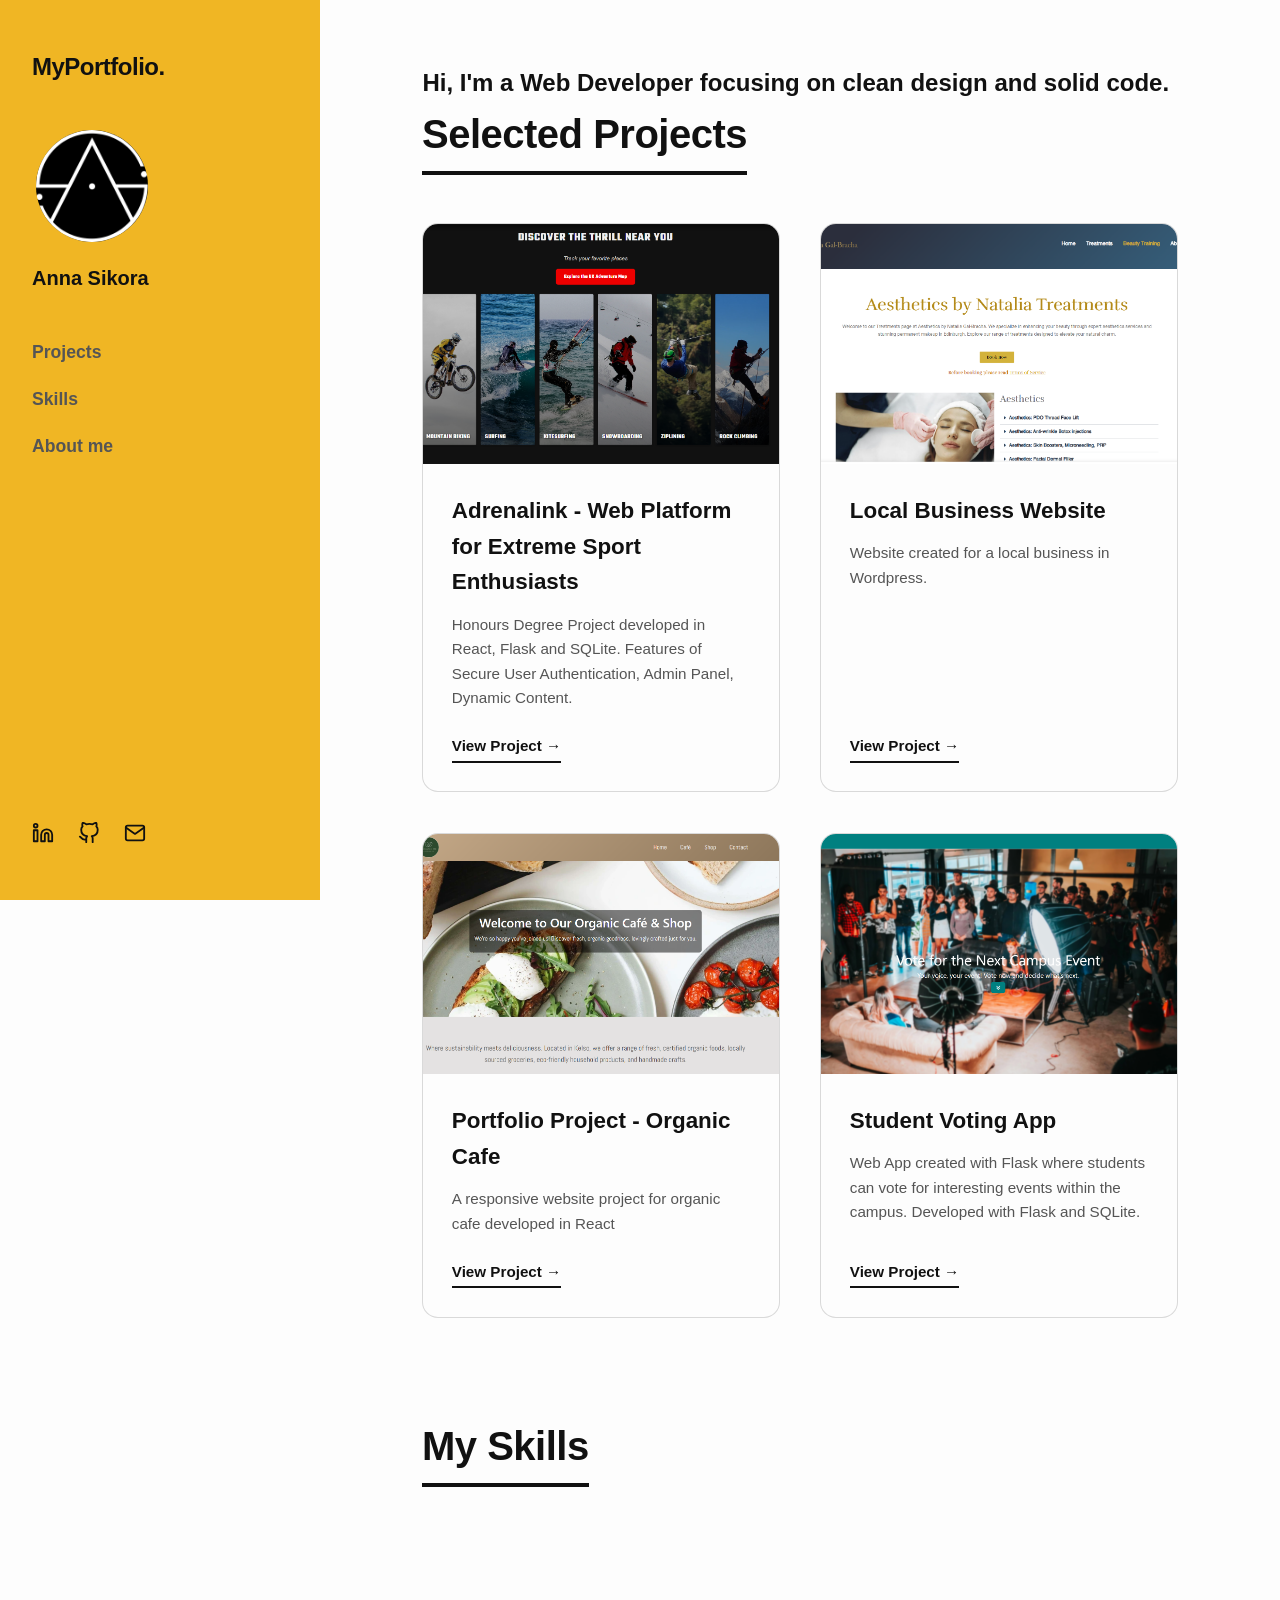
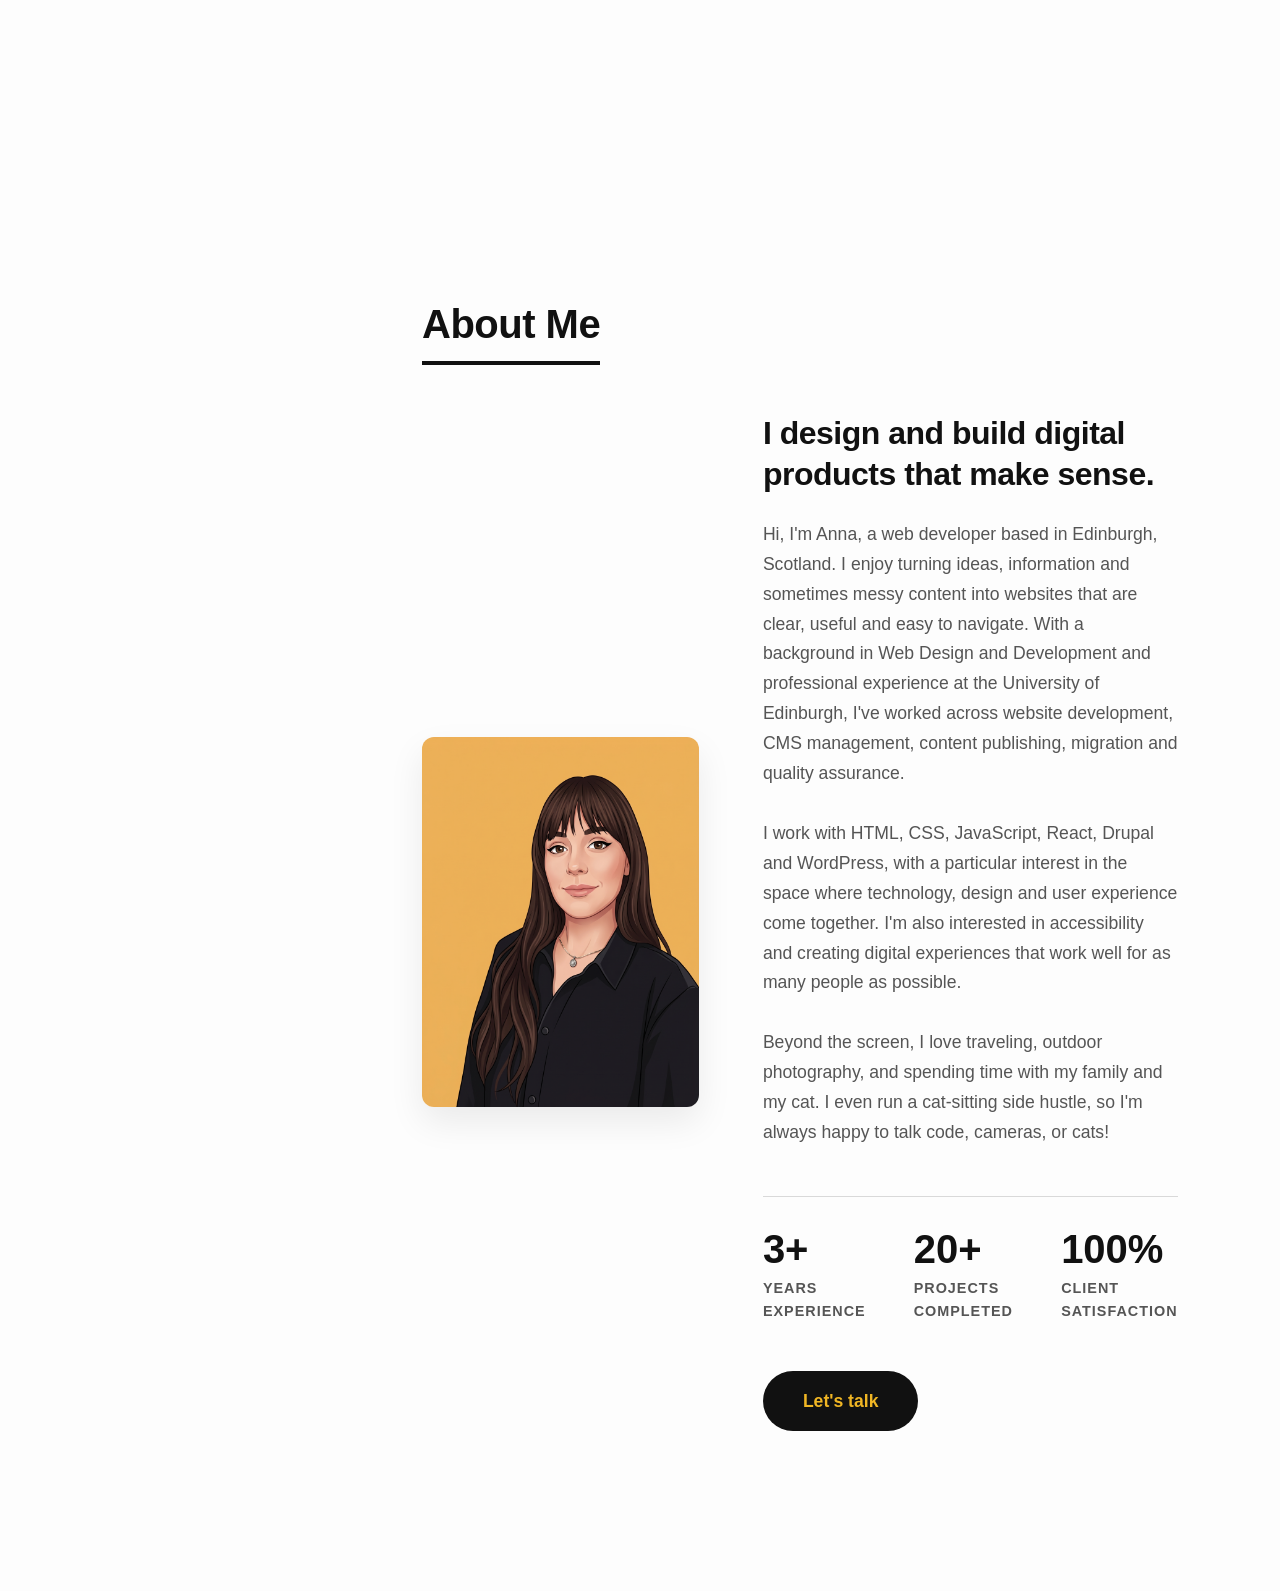
<file: index.html>
<!DOCTYPE html>
<html lang="en">
<head>
  <meta charset="UTF-8">
  <meta name="viewport" content="width=device-width, initial-scale=1.0">
  <title>Anna Sikora Portfolio</title>
  <link rel="icon" type="image/png" href="images/logo.png">
  <link rel="stylesheet" href="style.css">
</head>
<body>

  <div class="portfolio-container">
    
<!-- MOBILE HEADER NAVIGATION BAR -->
  <header class="mobile-header">
    <a href="#" class="logo">MyPortfolio<span>.</span></a>
    <button class="hamburger-btn" id="hamburgerBtn" aria-label="Toggle navigation menu">
      <span></span>
      <span></span>
      <span></span>
    </button>
  </header>

  <div class="portfolio-container">
    
    <!-- LEFT SIDE MENU -->
    <aside class="sidebar" id="sidebar">
  
      <!-- Logo Section -->
      <div class="brand">
        <a href="#" class="logo">
          MyPortfolio<span>.</span>
        </a>
      </div>

      <!-- Profile Picture Section -->
      <div class="profile">
        <img src="images/logo.png" alt="Anna Sikora" class="profile-pic" onerror="this.src='https://placehold.co/120x120/ecebe4/111111?text=AS'">
        <h3 class="profile-name">Anna Sikora</h3>
      </div>

      <!-- Navigation Menu -->
      <nav class="menu">
        <ul>
          <li><a href="#projects" class="nav-link">Projects</a></li>
          <li><a href="#skills" class="nav-link">Skills</a></li>
          <li><a href="#about" class="nav-link">About me</a></li>
        </ul>
      </nav>

      <div class="socials">
        <!-- LinkedIn Icon -->
        <a href="https://www.linkedin.com/in/anna-sikora-webdev/" aria-label="LinkedIn" title="LinkedIn">
          <svg xmlns="http://www.w3.org/2000/svg" viewBox="0 0 24 24" fill="none" stroke="currentColor" stroke-width="2" stroke-linecap="round" stroke-linejoin="round">
            <path d="M16 8a6 6 0 0 1 6 6v7h-4v-7a2 2 0 0 0-2-2 2 2 0 0 0-2 2v7h-4v-7a6 6 0 0 1 6-6z"></path>
            <rect x="2" y="9" width="4" height="12"></rect>
            <circle cx="4" cy="4" r="2"></circle>
          </svg>
        </a>
        
        <!-- GitHub Icon -->
        <a href="https://github.com/AnnS9" aria-label="GitHub" title="GitHub">
          <svg xmlns="http://www.w3.org/2000/svg" viewBox="0 0 24 24" fill="none" stroke="currentColor" stroke-width="2" stroke-linecap="round" stroke-linejoin="round">
            <path d="M9 19c-5 1.5-5-2.5-7-3m14 6v-3.87a3.37 3.37 0 0 0-.94-2.61c3.14-.35 6.44-1.54 6.44-7A5.44 5.44 0 0 0 20 4.77 5.07 5.07 0 0 0 19.91 1S18.73.65 16 2.48a13.38 13.38 0 0 0-7 0C6.27.65 5.09 1 5.09 1A5.07 5.07 0 0 0 5 4.77a5.44 5.44 0 0 0-1.5 3.78c0 5.42 3.3 6.61 6.44 7A3.37 3.37 0 0 0 9 18.13V22"></path>
          </svg>
        </a>

        <!-- Email Icon -->
        <a href="mailto:anna.sik04@gmail.com" aria-label="Email" title="Email">
          <svg xmlns="http://www.w3.org/2000/svg" viewBox="0 0 24 24" fill="none" stroke="currentColor" stroke-width="2" stroke-linecap="round" stroke-linejoin="round">
            <path d="M4 4h16c1.1 0 2 .9 2 2v12c0 1.1-.9 2-2 2H4c-1.1 0-2-.9-2-2V6c0-1.1.9-2 2-2z"></path>
            <polyline points="22,6 12,13 2,6"></polyline>
          </svg>
        </a>
      </div>

    </aside>

    <!-- RIGHT SIDE CONTENT -->
    <main class="main-content">
      
      <!-- Intro Section -->
      <section class="hero">
        <h1>Hi, I'm a Web Developer focusing on clean design and solid code.</h1>
      </section>

      <!-- Projects Section -->
      <section id="projects" class="section">
        <h2 class="section-title">Selected Projects</h2>
        
        <div class="project-grid">
          
          <!-- Project 1 -->
          <article class="project-card">
            <div class="project-image">
              <img src="images/adrenalink.png" alt="Project 1 Cover" onerror="this.src='https://placehold.co/600x400/ecebe4/111111?text=Adrenalink'">
            </div>
            <div class="project-content">
              <h3>Adrenalink - Web Platform for Extreme Sport Enthusiasts</h3>
              <p>Honours Degree Project developed in React, Flask and SQLite. Features of Secure User Authentication, Admin Panel, Dynamic Content.</p>
              <a href="project_one.html" class="project-link">View Project &rarr;</a>
            </div>
          </article>

          <!-- Project 2 -->
          <article class="project-card">
            <div class="project-image">
              <img src="images/aesthetics.png" alt="Project 2 Cover" onerror="this.src='https://placehold.co/600x400/ecebe4/111111?text=Local+Business'">
            </div>
            <div class="project-content">
              <h3>Local Business Website</h3>
              <p>Website created for a local business in Wordpress.</p>
              <a href="project_two.html" class="project-link">View Project &rarr;</a>
            </div>
          </article>

          <!-- Project 3 -->
          <article class="project-card">
            <div class="project-image">
              <img src="images/cafe.png" alt="Project 3 Cover" onerror="this.src='https://placehold.co/600x400/ecebe4/111111?text=Organic+Cafe'">
            </div>
            <div class="project-content">
              <h3>Portfolio Project - Organic Cafe</h3>
              <p>A responsive website project for organic cafe developed in React</p>
              <a href="project_three.html" class="project-link">View Project &rarr;</a>
            </div>
          </article>

          <!-- Project 4 -->
          <article class="project-card">
            <div class="project-image">
              <img src="images/event.png" alt="Project 4 Cover" onerror="this.src='https://placehold.co/600x400/ecebe4/111111?text=Student+Voting+App'">
            </div>
            <div class="project-content">
              <h3>Student Voting App</h3>
              <p>Web App created with Flask where students can vote for interesting events within the campus. Developed with Flask and SQLite.</p>
              <a href="project_four.html" class="project-link">View Project &rarr;</a>
            </div>
          </article>
        </div>
      </section>

      <!-- Skills Section -->
      <section id="skills" class="section">
        <h2 class="section-title">My Skills</h2>
        <div class="skills-list">
          <span class="skill-tag">Fullstack Development</span>
          <span class="skill-tag">Drupal</span>
          <span class="skill-tag">Wordpress</span>
          <span class="skill-tag">React</span>
          <span class="skill-tag">JavaScript</span>
          <span class="skill-tag">Python</span>
          <span class="skill-tag">Bootstrap</span>
          <span class="skill-tag">CSS</span>
          <span class="skill-tag">Data Analysis</span>
          <span class="skill-tag">UI/UX Design</span>
          <span class="skill-tag">Figma</span>
          <span class="skill-tag">Adobe Photoshop</span>
          <span class="skill-tag">AI powered creativity</span>
          <span class="skill-tag">Generative AI</span>
          <span class="skill-tag">Responsible AI</span>
        </div>
      </section>

      <!-- About Section -->
      <section id="about" class="section">
        <h2 class="section-title">About Me</h2>
        
        <div class="about-wrapper">
          
          <!-- About Image -->
          <div class="about-image">
            <img src="images/profilePic.png" alt="Anna Sikora logo" onerror="this.src='https://placehold.co/600x600/ecebe4/111111?text=Anna+Sikora'">
          </div>

          <!-- About Content -->
          <div class="about-content">
            <h3>I design and build digital products that make sense.</h3>
            
            <p>Hi, I'm Anna, a web developer based in Edinburgh, Scotland. I enjoy turning ideas, information and sometimes messy content into websites that are clear, useful and easy to navigate. With a background in Web Design and Development and professional experience at the University of Edinburgh, I've worked across website development, CMS management, content publishing, migration and quality assurance.<br><br>
            I work with HTML, CSS, JavaScript, React, Drupal and WordPress, with a particular interest in the space where technology, design and user experience come together. I'm also interested in accessibility and creating digital experiences that work well for as many people as possible.<br><br> 
            Beyond the screen, I love traveling, outdoor photography, and spending time with my family and my cat. I even run a cat-sitting side hustle, so I'm always happy to talk code, cameras, or cats!</p>
            
            <!-- Quick Facts / Stats -->
            <div class="about-stats">
              <div class="stat-item">
                <span class="stat-number">3+</span>
                <span class="stat-label">Years Experience</span>
              </div>
              <div class="stat-item">
                <span class="stat-number">20+</span>
                <span class="stat-label">Projects Completed</span>
              </div>
              <div class="stat-item">
                <span class="stat-number">100%</span>
                <span class="stat-label">Client Satisfaction</span>
              </div>
            </div>
            
            <!-- Optional Call to Action Button -->
            <a href="mailto:anna.sik04@gmail.com" class="action-btn">Let's talk</a>
          </div>

        </div>
      </section>
    </main>
  </div>

  <script>
    // Toggle mobile sidebar menu
    const hamburgerBtn = document.getElementById('hamburgerBtn');
    const sidebar = document.getElementById('sidebar');
    const navLinks = document.querySelectorAll('.nav-link');

    hamburgerBtn.addEventListener('click', () => {
      sidebar.classList.toggle('active');
    });

    // Close menu when a navigation link is clicked on mobile
    navLinks.forEach(link => {
      link.addEventListener('click', () => {
        if (window.innerWidth <= 900) {
          sidebar.classList.remove('active');
        }
      });
    });

    // Close menu when clicking outside on mobile
    document.addEventListener('click', (e) => {
      if (window.innerWidth <= 900 && !sidebar.contains(e.target) && !hamburgerBtn.contains(e.target)) {
        sidebar.classList.remove('active');
      }
    });
    document.addEventListener('DOMContentLoaded', () => {
  const projectCards = document.querySelectorAll('.project-card');

  const observerOptions = {
    root: null, // Uses the browser viewport
    rootMargin: '0px 0px -50px 0px', // Triggers slightly before the card hits the bottom of the screen
    threshold: 0.1 // Triggers when 10% of the card is visible
  };

  const cardObserver = new IntersectionObserver((entries, observer) => {
    entries.forEach(entry => {
      if (entry.isIntersecting) {
        entry.target.classList.add('is-visible');
        observer.unobserve(entry.target); // Stops observing once the animation has played
      }
    });
  }, observerOptions);

  projectCards.forEach(card => {
    cardObserver.observe(card);
  });
});
document.addEventListener('DOMContentLoaded', () => {
  const animatedElements = document.querySelectorAll('.project-card, .section-title');

  const observerOptions = {
    root: null,
    rootMargin: '0px 0px -50px 0px',
    threshold: 0.1
  };

  const observer = new IntersectionObserver((entries, observerInstance) => {
    entries.forEach(entry => {
      if (entry.isIntersecting) {
        entry.target.classList.add('is-visible');
        observerInstance.unobserve(entry.target);
      }
    });
  }, observerOptions);

  animatedElements.forEach(element => {
    observer.observe(element);
  });
});
document.addEventListener('DOMContentLoaded', () => {
  const skillTags = document.querySelectorAll('.skill-tag');

  const skillObserverOptions = {
    root: null,
    rootMargin: '0px',
    threshold: 0.2
  };

  const skillObserver = new IntersectionObserver((entries) => {
    entries.forEach(entry => {
      if (entry.isIntersecting) {
        entry.target.classList.add('is-visible');
      } else {
        entry.target.classList.remove('is-visible');
      }
    });
  }, skillObserverOptions);

  skillTags.forEach(tag => {
    skillObserver.observe(tag);
  });
});
  </script>
</body>
</html>
</file>
<file: style.css>
/* --- Color Variables --- */
    :root {
      --bg-white: #ffffff; 
      --bg-yellow: #f0b624; 
      --bg-white: #fdfdfd;
      --text-dark: #111111; 
      --text-muted: #555555;
      --border-color: rgba(17, 17, 17, 0.15); 
      --accent-yellow: #DAA520; 
      --accent-grey: #494947; 
    }

    /* --- Base Styles --- */
    * {
      margin: 0;
      padding: 0;
      box-sizing: border-box;
    }

    body {
      font-family: 'Helvetica Neue', Arial, sans-serif;
      color: var(--text-dark);
      background-color: var(--bg-white); 
      line-height: 1.6;
    }

    html {
      scroll-behavior: smooth;
    }

    /* --- Layout Architecture --- */
    .portfolio-container {
      display: flex;
    }

    /* --- Mobile Header & Hamburger Toggle --- */
    .mobile-header {
      display: none;
      position: fixed;
      top: 0;
      left: 0;
      width: 100%;
      height: 70px;
      background-color: var(--bg-white);
      border-bottom: 1px solid var(--border-color);
      padding: 0 1.5rem;
      justify-content: space-between;
      align-items: center;
      z-index: 1000;
    }

    .mobile-header .logo {
      font-size: 1.4rem;
      font-weight: 800;
      text-decoration: none;
      color: var(--text-dark);
      letter-spacing: -0.5px;
    }

    .mobile-header .logo span {
      color: var(--accent-yellow);
    }

    .hamburger-btn {
      background: none;
      border: none;
      cursor: pointer;
      display: flex;
      flex-direction: column;
      justify-content: space-between;
      width: 28px;
      height: 20px;
      padding: 0;
    }

    .hamburger-btn span {
      display: block;
      width: 100%;
      height: 3px;
      background-color: var(--text-dark);
      border-radius: 2px;
      transition: all 0.3s ease;
    }

    /* --- Left Sidebar --- */
    .sidebar {
      position: fixed;
      top: 0;
      left: 0;
      width: 320px;
      height: 100vh;
      background-color: var(--bg-yellow); 
      
      padding: 3rem 2rem;
      display: flex;
      flex-direction: column;
      gap: 2.5rem; 
      overflow-y: auto; 
      z-index: 1001;
      transition: transform 0.3s ease;
    }

    /* Logo */
    .brand .logo {
      font-size: 1.5rem;
      font-weight: 800;
      text-decoration: none;
      color: var(--text-dark);
      letter-spacing: -0.5px;
    }

    .brand .logo span {
      color: var(--accent-white); 
    }

    /* Profile Picture & Info */
    .profile {
      display: flex;
      flex-direction: column;
      align-items: flex-start;
    }

    .profile-pic {
      width: 120px;
      height: 120px;
      border-radius: 50%;
      object-fit: cover;
      margin-bottom: 1rem;
      
      padding: 4px; 
    }

    .profile-name {
      font-size: 1.25rem;
      font-weight: 700;
      color: var(--text-dark);
      margin-bottom: 0.2rem;
    }

    .profile-title {
      font-size: 0.9rem;
      color: var(--text-muted);
      text-transform: uppercase;
      letter-spacing: 1px;
    }

    /* Menu */
    .menu ul {
      list-style: none;
    }

    .menu ul li {
      margin-bottom: 1.2rem;
    }

    .menu ul li a {
      text-decoration: none;
      color: var(--text-muted);
      font-size: 1.1rem;
      font-weight: 600;
      transition: all 0.3s ease;
      display: inline-block;
    }

    .menu ul li a:hover {
      color: var(--text-dark);
      padding-left: 10px; 
    }

    /* Socials / Footer */
    .socials {
      margin-top: auto; 
      display: flex;
      gap: 1.5rem;
    }

    .socials a {
      display: inline-block;
      color: var(--text-dark); 
      transition: color 0.3s ease;
    }

    .socials a svg {
      width: 22px;
      height: 22px;
      transition: transform 0.3s ease;
    }

    /* Hover effects */
    .socials a:hover {
      color: var(--accent-grey);
    }

    .socials a:hover svg {
      transform: translateY(-4px);
    }

    /* --- Right Main Content --- */
    .main-content {
      margin-left: 320px;
      padding: 4rem 8%;
      width: calc(100% - 320px);
    }

    /* --- Sections --- */
    .section {
      margin-bottom: 6rem;
    }

    .section-title {
      font-size: 2.5rem;
      font-weight: 800;
      margin-bottom: 3rem;
      color: var(--text-dark);
      letter-spacing: -0.5px;
      display: inline-block;
      border-bottom: 4px solid var(--text-dark); 
      padding-bottom: 5px;
    }

    /* --- Project Grid --- */
    .project-grid {
      display: grid;
      grid-template-columns: repeat(2, 1fr); 
      gap: 2.5rem;
    }
    @media (max-width: 900px) {
      .project-grid {
        grid-template-columns: 1fr;
      }
    }
    .project-card {
      background: var(--bg-white); 
      border: 1px solid var(--border-color);
      border-radius: 16px; 
      overflow: hidden; 
      display: flex;
      flex-direction: column;
      transition: transform 0.4s ease, box-shadow 0.4s ease;
    }

    .project-card:hover {
      transform: translateY(-8px);
      box-shadow: 0 15px 35px rgba(0, 0, 0, 0.08); 
    }

    .project-image {
      width: 100%;
      height: 240px;
      overflow: hidden; 
      background-color: var(--border-color);
    }

    .project-image img {
      width: 100%;
      height: 100%;
      object-fit: cover;
      transition: transform 0.6s ease;
    }

    .project-card:hover .project-image img {
      transform: scale(1.05);
    }

    .project-content {
      padding: 1.8rem;
      display: flex;
      flex-direction: column;
      flex-grow: 1; 
    }

    .project-content h3 {
      font-size: 1.4rem;
      font-weight: 700;
      margin-bottom: 0.8rem;
      color: var(--text-dark);
    }

    .project-content p {
      font-size: 0.95rem;
      color: var(--text-muted);
      margin-bottom: 1.5rem;
      flex-grow: 1;
    }

    .project-link {
      align-self: flex-start; 
      text-decoration: none;
      color: var(--text-dark);
      font-weight: 700;
      font-size: 0.95rem;
      border-bottom: 2px solid var(--text-dark); 
      padding-bottom: 2px;
      transition: all 0.3s ease;
    }

    .project-link:hover {
      color: var(--accent-yellow);
      border-bottom-color: var(--accent-yellow);
    }

    /* --- Skills Tags --- */
    .skills-list {
      display: flex;
      flex-wrap: wrap;
      gap: 1rem;
    }

    .skill-tag {
      background-color: var(--bg-white); /* White tags pop on the yellow bg */
      color: var(--text-dark);
      border: 1px solid var(--border-color);
      padding: 0.8rem 1.5rem;
      border-radius: 50px;
      font-size: 1rem;
      font-weight: 600;
      transition: all 0.3s ease;
    }

    .skill-tag:hover {
      background-color: var(--text-dark);
      color: var(--bg-yellow);
      transform: translateY(-2px);
    }

    /* =========================================
       ABOUT SECTION
       ========================================= */
    .about-wrapper {
      display: grid;
      grid-template-columns: 2fr 3fr; 
      gap: 4rem;
      align-items: center; 
    }

    .about-image {
      border-radius: 12px;
      overflow: hidden;
      box-shadow: 0 15px 35px rgba(0, 0, 0, 0.08);
    }

    .about-image img {
      width: 100%;
      height: 100%;
      object-fit: cover;
      display: block;
    }

    .about-content h3 {
      font-size: 2rem;
      color: var(--text-dark);
      margin-bottom: 1.5rem;
      line-height: 1.3;
      letter-spacing: -0.5px;
    }

    .about-content p {
      color: var(--text-muted);
      font-size: 1.1rem;
      margin-bottom: 1.5rem;
      line-height: 1.7;
    }

    .about-stats {
      display: flex;
      gap: 3rem;
      margin: 3rem 0;
      padding-top: 2rem;
      border-top: 1px solid var(--border-color);
    }

    .stat-item {
      display: flex;
      flex-direction: column;
    }

    .stat-number {
      font-size: 2.5rem;
      font-weight: 800;
      color: var(--text-dark);
      line-height: 1;
      margin-bottom: 0.5rem;
    }

    .stat-label {
      font-size: 0.9rem;
      color: var(--text-muted);
      text-transform: uppercase;
      letter-spacing: 1px;
      font-weight: 700;
    }

   .button-container {
  display: flex;
  justify-content: center;
  width: 100%;
  margin: 3rem 0;
}


.action-btn {
  display: inline-block;
  background-color: var(--text-dark);
  color: var(--bg-yellow);
  text-decoration: none;
  padding: 1rem 2.5rem;
  font-size: 1.1rem;
  font-weight: 700;
  border-radius: 50px; 
  transition: all 0.3s ease;
}

.action-btn:hover {
  background-color: var(--accent-yellow);
  color: var(--text-dark);
  transform: translateY(-3px);
  box-shadow: 0 10px 20px rgba(0, 0, 0, 0.1);
}

    /* --- Mobile Responsiveness for About Section & Sidebar Toggle --- */
    @media (max-width: 900px) {
      .mobile-header {
        display: flex;
      }

      .sidebar {
        transform: translateX(-100%);
      }

      .sidebar.active {
        transform: translateX(0);
        box-shadow: 15px 0 40px rgba(0, 0, 0, 0.15);
      }

      .main-content {
        margin-left: 0;
        width: 100%;
        padding: 7rem 6% 4rem 6%;
      }

      .about-wrapper {
        grid-template-columns: 1fr; 
        gap: 3rem;
      }
      
      .about-stats {
        flex-wrap: wrap; 
        gap: 2rem;
      }
    }

    /* Portfolio project view styling */
    .portfolio-project {
      max-width: 800px;
      margin: 40px auto;
      padding: 32px;
      background: #ffffff;
      border: 1px solid #e1e4e8;
      border-radius: 8px;
      color: #24292e;
      line-height: 1.6;
    }
    .portfolio-project h2 {
      font-size: 28px;
      margin-top: 0;
      margin-bottom: 24px;
      font-weight: 700;
      border-bottom: 2px solid #eaecef;
      padding-bottom: 12px;
    }
    .portfolio-project section {
      margin-bottom: 28px;
    }
    .portfolio-project h3 {
      font-size: 20px;
      margin-top: 0;
      margin-bottom: 12px;
      font-weight: 600;
      color: #1f2328;
    }
    .portfolio-project p {
      margin-top: 0;
      margin-bottom: 16px;
    }
    .portfolio-project ul {
      margin-top: 0;
      margin-bottom: 16px;
      padding-left: 24px;
    }
    .portfolio-project li {
      margin-bottom: 8px;
    }
    .project-card {
  opacity: 0;
  transform: translateY(30px);
  transition: opacity 0.6s ease-out, transform 0.6s ease-out;
  will-change: opacity, transform;
}

/* Active state triggered when scrolled into view */
.project-card.is-visible {
  opacity: 1;
  transform: translateY(0);
}

/* Optional: Stagger the animation delay for each card in the grid */
.project-grid .project-card:nth-child(1) { transition-delay: 0.1s; }
.project-grid .project-card:nth-child(2) { transition-delay: 0.2s; }
.project-grid .project-card:nth-child(3) { transition-delay: 0.3s; }
.project-grid .project-card:nth-child(4) { transition-delay: 0.4s; }

.section-title {
  opacity: 0;
  transform: translateX(-40px);
  transition: opacity 0.6s ease-out, transform 0.6s ease-out;
  will-change: opacity, transform;
}

/* Active state triggered when scrolled into view */
.section-title.is-visible {
  opacity: 1;
  transform: translateX(0);
}
.skill-tag {
  opacity: 0;
  transform: translateY(20px);
  transition: opacity 0.4s ease-out, transform 0.4s ease-out;
  will-change: opacity, transform;
}

/* Active state when in view */
.skill-tag.is-visible {
  opacity: 1;
  transform: translateY(0);
}
</file>
